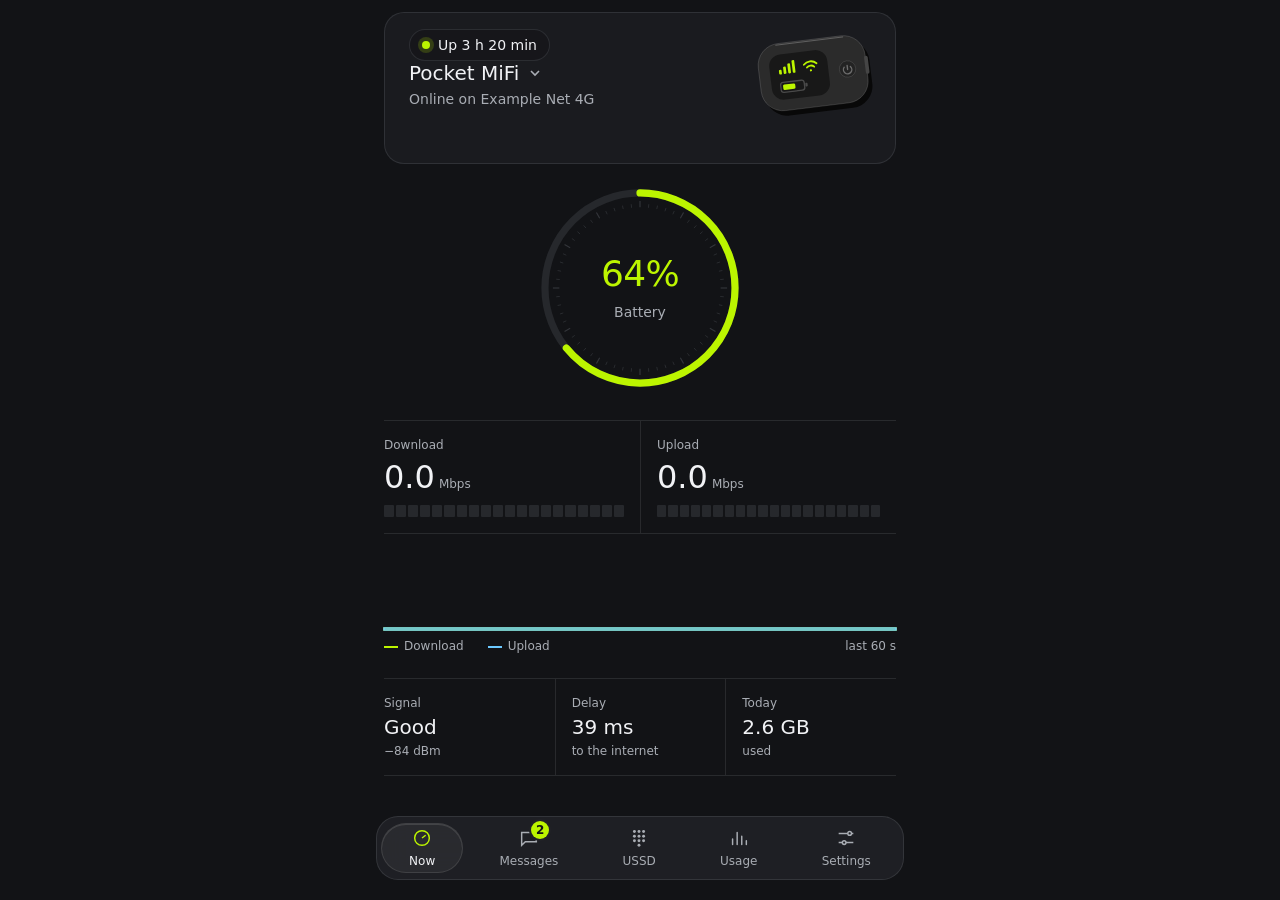
<file: app/src/main/assets/web/index.html>
<!doctype html>
<html lang="en">
<head>
<meta charset="utf-8">
<meta name="viewport" content="width=device-width, initial-scale=1, viewport-fit=cover, interactive-widget=resizes-content">
<meta name="theme-color" content="#121316">
<title>MiFi</title>
<!-- Panchang and Switzer come from Fontshare at run time (not shipped in this repo); the system font stands in offline. -->
<link rel="preconnect" href="https://api.fontshare.com">
<link href="https://api.fontshare.com/v2/css?f[]=panchang@300,500&f[]=switzer@400,500,600&display=swap" rel="stylesheet">
<link rel="stylesheet" href="app.css">
</head>
<body>
<div class="app out" data-app data-mood="ok">

  <div class="screen" data-screen="now"><div class="pad">
    <div class="upd" data-updbar role="status" hidden></div>
    <button class="hero" data-act="devices" aria-label="Switch device">
      <span class="hero-l">
        <span class="chip hero-pill"><span class="dot"></span><span class="num" data-p="since">Looking…</span></span>
        <span class="hero-name"><b><span data-p="name">MiFi</span><svg class="hero-sw" aria-hidden="true" viewBox="0 0 16 16"><path d="M4 6l4 4 4-4" fill="none" stroke="currentColor" stroke-width="1.6"/></svg></b><span data-p="link">Finding it on your Wi-Fi</span></span>
      </span>
      <span class="hero-art" data-p="art">
        <svg class="art-mifi" viewBox="0 0 136 100" aria-hidden="true">
          <g transform="rotate(-7 68 50)">
            <rect x="9" y="17" width="118" height="74" rx="24" fill="#080808"/>
            <rect x="5" y="11" width="118" height="74" rx="24" fill="#2B2B2B" stroke="rgba(241,241,241,.16)"/>
            <path d="M27 12.5h74" stroke="rgba(241,241,241,.28)" stroke-linecap="round"/>
            <rect x="121.5" y="36" width="4" height="20" rx="2" fill="#454545"/>
            <rect x="17" y="23" width="64" height="50" rx="13" fill="#181818"/>
            <g class="glyph" data-led>
              <rect x="27" y="40" width="3" height="5" rx="1"/><rect x="32" y="37" width="3" height="8" rx="1"/><rect x="37" y="34" width="3" height="11" rx="1"/><rect x="42" y="31" width="3" height="14" rx="1"/>
            </g>
            <g class="glyph-s" fill="none" stroke-width="2" stroke-linecap="round">
              <path d="M55 37.5a10 10 0 0 1 14 0"/><path d="M58 41a5.5 5.5 0 0 1 8 0"/><circle cx="62" cy="44.5" r="1.2" class="glyph-f"/>
            </g>
            <rect x="27" y="54" width="26" height="11" rx="3" fill="none" stroke="#4A4A4A" stroke-width="1.5"/>
            <rect x="54" y="57.5" width="2.5" height="4" rx="1" fill="#4A4A4A"/>
            <rect class="lit" data-p="battfill" x="29.5" y="56.5" width="3" height="6" rx="1.5"/>
            <circle cx="102" cy="48" r="9" fill="#232323" stroke="rgba(241,241,241,.12)"/>
            <path d="M102 44v4.5M98.6 45.6a4.6 4.6 0 1 0 6.8 0" fill="none" stroke="#6E6E6E" stroke-width="1.5" stroke-linecap="round"/>
          </g>
        </svg>
        <svg class="art-router" viewBox="0 0 88 124" aria-hidden="true">
          <rect x="16" y="112" width="56" height="9" rx="4.5" fill="#080808"/>
          <rect x="13" y="3" width="62" height="112" rx="16" fill="#2B2B2B" stroke="rgba(241,241,241,.16)"/>
          <path d="M58 4.5h3a13 13 0 0 1 13 13v79a13 13 0 0 1-13 13h-3z" fill="#242424"/>
          <path d="M29 4.5h22" stroke="rgba(241,241,241,.28)" stroke-linecap="round"/>
          <g stroke="#1A1A1A" stroke-width="3" stroke-linecap="round"><path d="M25 18h22M25 25h22M25 32h22M25 39h22"/></g>
          <rect x="22" y="70" width="30" height="28" rx="8" fill="#181818"/>
          <g class="glyph" data-led><rect x="28" y="85" width="2.5" height="4" rx="1"/><rect x="32" y="82.5" width="2.5" height="6.5" rx="1"/><rect x="36" y="80" width="2.5" height="9" rx="1"/></g>
          <circle class="lit" cx="45" cy="84.5" r="2.4"/>
        </svg>
      </span>
    </button>

    <div data-live>
      <div class="dial">
        <svg viewBox="0 0 300 300" aria-hidden="true">
          <circle cx="150" cy="150" r="132" fill="none" stroke="var(--track)" stroke-width="10"/>
          <circle data-ring cx="150" cy="150" r="132" fill="none" stroke="var(--state)" stroke-width="10" stroke-linecap="round"
            stroke-dasharray="829.4" stroke-dashoffset="829.4" transform="rotate(-90 150 150)" style="transition:stroke-dashoffset .6s"/>
          <g data-ticks></g>
        </svg>
        <div class="mid">
          <div class="bat num" data-p="pct">—</div>
          <div class="unit" data-p="battline"></div>
        </div>
      </div>
      <div class="pair">
        <div><span>Download</span><b class="num"><span data-p="down">0.0</span><small>Mbps</small></b><div class="segbar" data-seg="down" aria-hidden="true"></div></div>
        <div><span>Upload</span><b class="num"><span data-p="up">0.0</span><small>Mbps</small></b><div class="segbar" data-seg="up" aria-hidden="true"></div></div>
      </div>
      <svg class="wave" data-wave viewBox="0 0 312 72" preserveAspectRatio="none" role="img" aria-label="Download and upload over the last minute">
        <path data-wd fill="rgba(188,245,0,.14)" stroke="var(--ok)" stroke-width="1.5" vector-effect="non-scaling-stroke"/>
        <path data-wu fill="rgba(108,201,255,.14)" stroke="var(--up)" stroke-width="1.5" vector-effect="non-scaling-stroke"/>
      </svg>
      <div class="legend"><span><i style="background:var(--ok)"></i>Download</span><span><i style="background:var(--up)"></i>Upload</span><span class="sp"></span><span>last 60 s</span></div>
      <div class="stat3">
        <div><span>Signal</span><b data-p="sigword">—</b><span class="num" data-p="sig"></span></div>
        <div><span>Delay</span><b class="num" data-p="ping">—</b><span>to the internet</span></div>
        <div><span>Today</span><b class="num" data-p="today">—</b><span>used</span></div>
      </div>
    </div>
    <div data-nowstate hidden></div>
  </div></div>

  <div class="screen" data-screen="msgs" hidden><div class="pad" data-msgs></div></div>

  <div class="screen" data-screen="ussd" hidden><div class="pad" data-ussd></div></div>

  <div class="screen" data-screen="usage" hidden>
    <div class="pad">
      <h3 class="scr">Usage</h3>
      <div class="seg" role="group" aria-label="Period" data-uperiod>
        <button aria-pressed="false" data-u="day">Day</button><button aria-pressed="false" data-u="week">Week</button><button aria-pressed="true" data-u="month">Month</button><button aria-pressed="false" data-u="year">Year</button><button aria-pressed="false" data-u="all">All</button>
      </div>
      <div class="u-total">
        <b class="num" data-q="u-total">—</b>
        <span data-q="u-sub"></span>
      </div>
      <p class="u-read num" data-q="u-read" aria-live="polite"></p>
      <svg class="u-chart" data-q="u-chart" viewBox="0 0 342 96" preserveAspectRatio="none" role="img" aria-label="Data used"></svg>
      <div class="axis" data-q="u-axis"></div>

      <div class="sec">Where it went</div>
      <div class="u-split">
        <div><span class="t"><b>This phone</b><span>Counted exactly by Android</span></span><b class="num" data-q="u-phone">—</b><i class="u-bar"><i data-q="u-phonebar" style="width:0"></i></i></div>
        <div><span class="t"><b>Everything else</b><span data-q="u-restsub">The MiFi counts these together</span></span><b class="num" data-q="u-rest">—</b><i class="u-bar"><i data-q="u-restbar" style="width:0"></i></i></div>
      </div>

      <div class="sec">Yours</div>
      <div class="list" data-q="u-yours"></div>
      <div class="sec">Others</div>
      <div class="list" data-q="u-others"></div>
      <p class="mp-note" data-q="u-note"></p>
      <div class="mp-actions"><button class="btn ghost" data-act="export">Export the record</button></div>
    </div>
  </div>

  <div class="screen" data-screen="settings" hidden><div class="pad" data-pset></div></div>

  <nav class="tabbar" data-tabs aria-label="Screens">
    <button data-go="now" aria-current="page"><svg aria-hidden="true" viewBox="0 0 24 24" fill="none" stroke="currentColor" stroke-width="1.6"><circle cx="12" cy="12" r="8"/><path d="M12 12l4-3"/></svg>Now</button>
    <button data-go="msgs" aria-label="Messages"><span class="tb-ico"><svg aria-hidden="true" viewBox="0 0 24 24" fill="none" stroke="currentColor" stroke-width="1.6"><path d="M4 6h16v10H8l-4 4z"/></svg><span class="badge num" data-badge hidden></span></span>Messages</button>
    <button data-go="ussd" aria-label="USSD codes"><svg aria-hidden="true" viewBox="0 0 24 24" fill="currentColor" stroke="none"><circle cx="7" cy="5" r="1.6"/><circle cx="12" cy="5" r="1.6"/><circle cx="17" cy="5" r="1.6"/><circle cx="7" cy="10" r="1.6"/><circle cx="12" cy="10" r="1.6"/><circle cx="17" cy="10" r="1.6"/><circle cx="7" cy="15" r="1.6"/><circle cx="12" cy="15" r="1.6"/><circle cx="17" cy="15" r="1.6"/><circle cx="12" cy="20" r="1.6"/></svg>USSD</button>
    <button data-go="usage"><svg aria-hidden="true" viewBox="0 0 24 24" fill="none" stroke="currentColor" stroke-width="1.6" stroke-linecap="round"><path d="M5 19V13M10 19V6M15 19V10M20 19V15"/></svg>Usage</button>
    <button data-go="settings"><svg aria-hidden="true" viewBox="0 0 24 24" fill="none" stroke="currentColor" stroke-width="1.6"><path d="M4 7h10M18 7h2M4 17h4M12 17h8"/><circle cx="16" cy="7" r="2"/><circle cx="10" cy="17" r="2"/></svg>Settings</button>
  </nav>
  <div class="tabbar selbar" data-selbar role="toolbar" aria-label="Picked texts" hidden>
    <button data-act="selread" disabled><svg aria-hidden="true" viewBox="0 0 24 24" fill="none" stroke="currentColor" stroke-width="1.6"><path d="M4 6h16v10H8l-4 4z"/><path d="M8.5 11l2.5 2.5 4.5-5"/></svg>Read</button>
    <button data-act="selunread" disabled><svg aria-hidden="true" viewBox="0 0 24 24" fill="none" stroke="currentColor" stroke-width="1.6"><path d="M4 6h16v10H8l-4 4z"/><circle cx="12" cy="11" r="2" fill="currentColor" stroke="none"/></svg>Unread</button>
    <button data-act="seldel" disabled class="del"><svg aria-hidden="true" viewBox="0 0 24 24" fill="none" stroke="currentColor" stroke-width="1.6"><path d="M5 7h14M10 7V5h4v2M7 7l1 12h8l1-12"/></svg>Delete</button>
  </div>
  <div class="scrim" data-scrim></div>
  <div class="sheet" data-sheetbox role="dialog" aria-modal="true" inert><div class="grab"></div><div data-sheetbody></div></div>
  <div class="toast" data-toast role="status" aria-live="polite"></div>
</div>
<script>
  // Inside the app the phone injects MiFiNative. In a desktop browser, a stand-in with made-up data loads instead.
  if (!window.MiFiNative) document.write('<script src="dev.js"><\/script>');
</script>
<script src="app.js"></script>
</body>
</html>
</file>
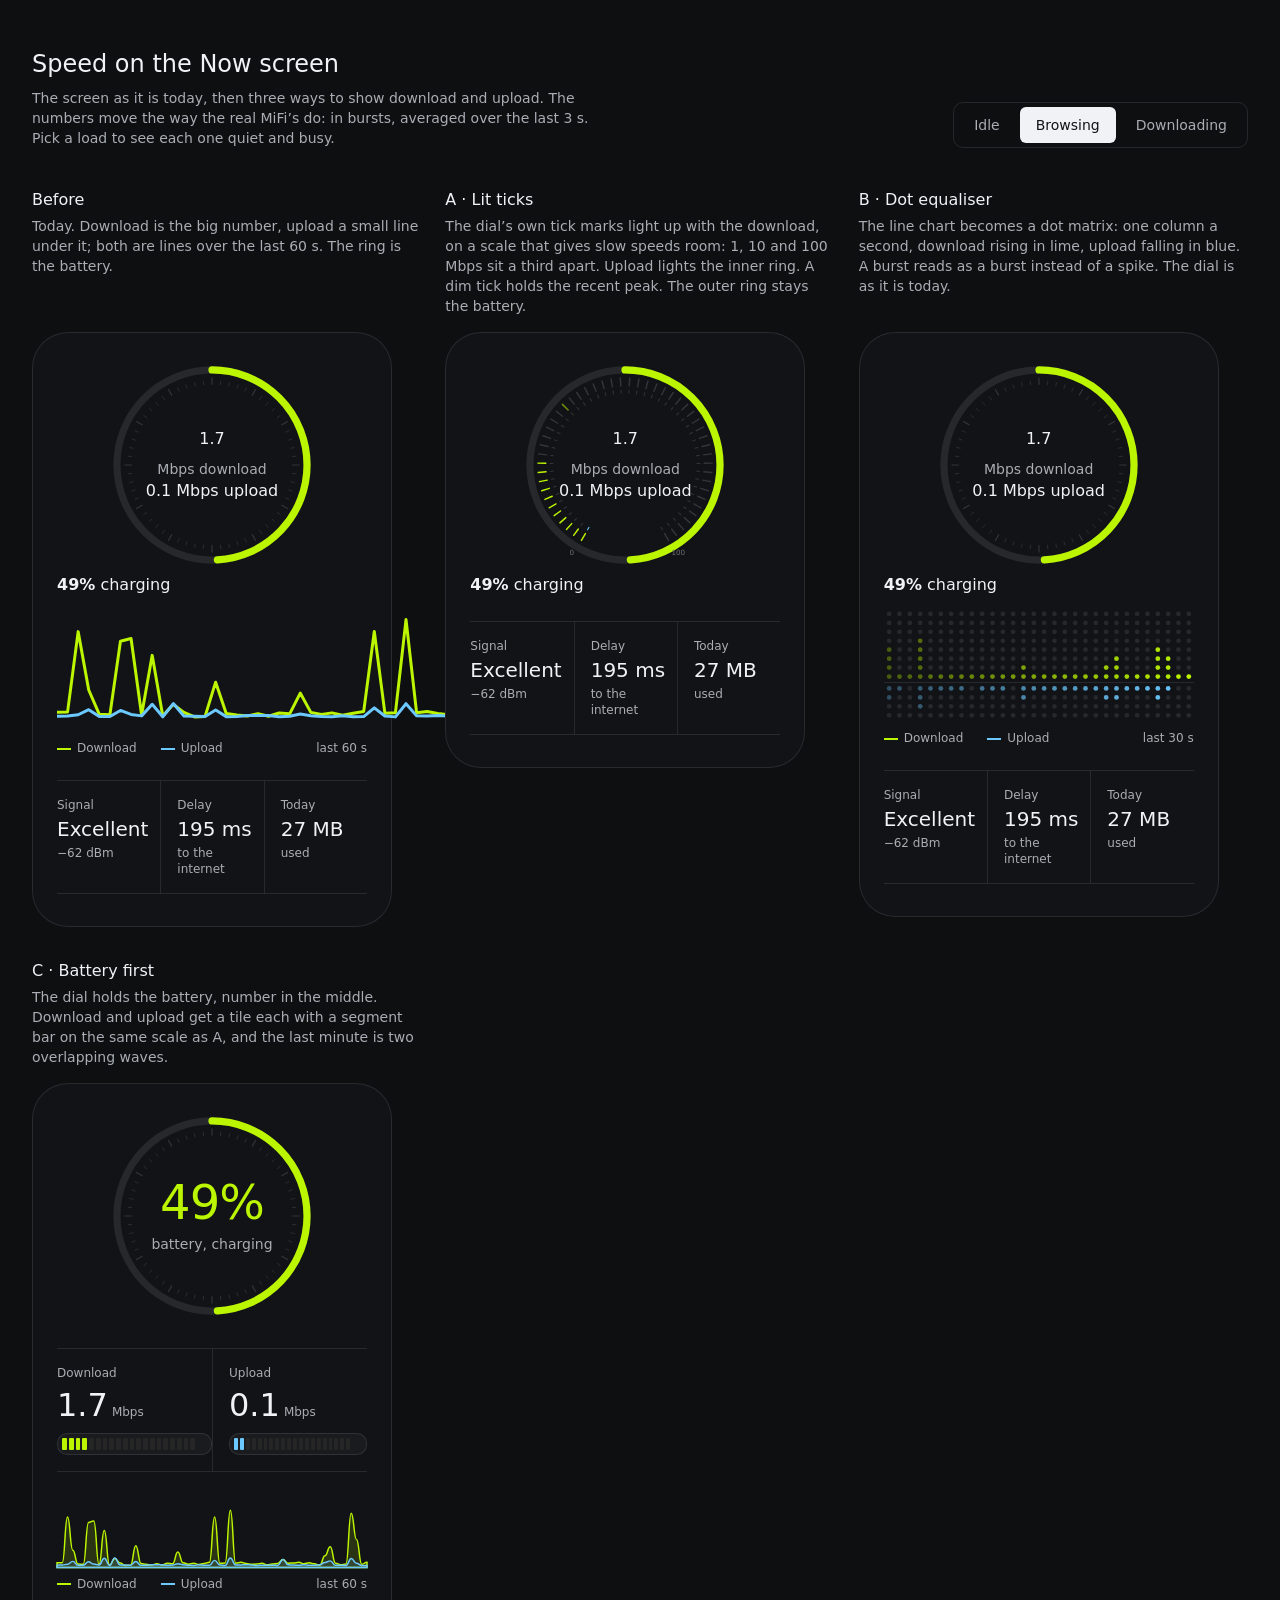
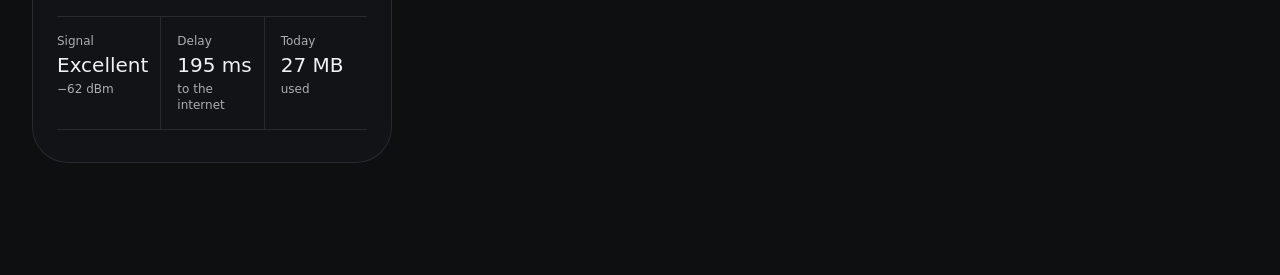
<file: docs/mocks/2026-11-17-speed.html>
<!doctype html>
<html lang="en">
<head>
<meta charset="utf-8">
<meta name="viewport" content="width=device-width, initial-scale=1">
<title>Speed directions</title>
<!-- The app's own stylesheet and fonts: Before is drawn with the real classes, the directions with its tokens. -->
<link rel="preconnect" href="https://api.fontshare.com">
<link href="https://api.fontshare.com/v2/css?f[]=panchang@300,500&f[]=switzer@400,500,600&display=swap" rel="stylesheet">
<link rel="stylesheet" href="../../app/src/main/assets/web/app.css">
<style>
html,body{height:auto;overflow:auto;background:#0E0F11}
body{padding:48px 32px 80px;-webkit-user-select:text;user-select:text}
.top{max-width:1584px;margin:0 auto 40px;display:flex;gap:32px;align-items:flex-end;justify-content:space-between;flex-wrap:wrap}
.top h1{font:500 var(--fs-title)/var(--lh-title) var(--display)}
.top p{color:var(--mute);max-width:64ch;margin-top:var(--s-2);font-size:var(--fs-sec);line-height:var(--lh-sec)}
.load{display:flex;gap:var(--s-1);padding:var(--s-1);border:1px solid var(--line);border-radius:10px}
.load button{padding:var(--s-2) var(--s-3);border-radius:var(--r-ctl);color:var(--mute);font-size:var(--fs-sec);line-height:var(--lh-sec)}
.load button[aria-pressed="true"]{background:var(--ink);color:var(--bg)}
.row{max-width:1584px;margin:0 auto;display:grid;grid-template-columns:repeat(auto-fill,minmax(360px,1fr));gap:0 var(--s-4)}
.col{display:grid;grid-template-rows:subgrid;grid-row:span 3;margin-bottom:var(--s-5)}
.col h2{font:500 var(--fs-body)/var(--lh-body) var(--text)}
.col .note{color:var(--mute);font-size:var(--fs-sec);line-height:var(--lh-sec);margin:var(--s-1) 0 var(--s-3);max-width:44ch}
.phone{background:var(--bg);border:1px solid var(--line);border-radius:36px;padding:var(--s-4) var(--s-4) var(--s-5);width:360px;max-width:100%;align-self:start}
.phone .stat3{margin-top:var(--s-4)}

/* A · lit ticks */
.ticks line{transition:stroke .25s ease,opacity .25s ease}
.scale{font:500 10px/1 var(--text);fill:var(--faint)}

/* B · dot equaliser */
.eq{display:block;width:100%;height:auto;margin-top:var(--s-2)}

/* C · battery first */
.pair{display:grid;grid-template-columns:1fr 1fr;border-top:1px solid var(--line);border-bottom:1px solid var(--line);margin-top:var(--s-4)}
.pair>div{padding:var(--s-3) 0}
.pair>div+div{border-left:1px solid var(--line);padding-left:var(--s-3)}
.pair span{display:block;font-size:var(--fs-cap);line-height:var(--lh-cap);color:var(--mute)}
.pair b{display:block;font:300 32px/40px var(--display);margin-top:var(--s-1)}
.pair small{font:400 var(--fs-cap)/var(--lh-cap) var(--text);color:var(--mute);margin-left:var(--s-1)}
.seg{display:flex;gap:2px;margin-top:var(--s-2);padding-right:var(--s-3)}
.seg i{flex:1;height:12px;border-radius:1px;background:#262626;transition:background-color .25s ease}
.wave{display:block;width:100%;height:auto;margin-top:var(--s-4)}
.dial .bat{font:300 var(--fs-hero)/1 var(--display);letter-spacing:-.02em;color:var(--ok)}
</style>
</head>
<body>
<header class="top">
  <div>
    <h1>Speed on the Now screen</h1>
    <p>The screen as it is today, then three ways to show download and upload. The numbers move the way the real MiFi’s do: in bursts, averaged over the last 3 s. Pick a load to see each one quiet and busy.</p>
  </div>
  <div class="load" role="group" aria-label="Simulated load">
    <button type="button" data-load="idle">Idle</button>
    <button type="button" data-load="browse" aria-pressed="true">Browsing</button>
    <button type="button" data-load="dl">Downloading</button>
  </div>
</header>

<main class="row">
  <section class="col">
    <h2>Before</h2>
    <p class="note">Today. Download is the big number, upload a small line under it; both are lines over the last 60 s. The ring is the battery.</p>
    <div class="phone" data-v="before"></div>
  </section>
  <section class="col">
    <h2>A · Lit ticks</h2>
    <p class="note">The dial’s own tick marks light up with the download, on a scale that gives slow speeds room: 1, 10 and 100 Mbps sit a third apart. Upload lights the inner ring. A dim tick holds the recent peak. The outer ring stays the battery.</p>
    <div class="phone" data-v="a"></div>
  </section>
  <section class="col">
    <h2>B · Dot equaliser</h2>
    <p class="note">The line chart becomes a dot matrix: one column a second, download rising in lime, upload falling in blue. A burst reads as a burst instead of a spike. The dial is as it is today.</p>
    <div class="phone" data-v="b"></div>
  </section>
  <section class="col">
    <h2>C · Battery first</h2>
    <p class="note">The dial holds the battery, number in the middle. Download and upload get a tile each with a segment bar on the same scale as A, and the last minute is two overlapping waves.</p>
    <div class="phone" data-v="c"></div>
  </section>
</main>

<script>
(() => {
  const NS = 'http://www.w3.org/2000/svg';
  const C = { ok: '#BCF500', up: '#6CC9FF', track: '#26282C', tick: '#33353A' };
  const BAT = 49;                                        // charging, as on the phone today
  const pos = v => Math.min(1, Math.log10(1 + v) / Math.log10(101)); // 0–100 Mbps, slow speeds given room
  const stats = `<div class="stat3"><div><span>Signal</span><b>Excellent</b><span class="num">−62 dBm</span></div>
    <div><span>Delay</span><b class="num">195 ms</b><span>to the internet</span></div>
    <div><span>Today</span><b class="num">27 MB</b><span>used</span></div></div>`;

  // ----- the dial: battery ring + tick marks, as in the app -----
  const arc = `<circle cx="150" cy="150" r="132" fill="none" stroke="${C.track}" stroke-width="10"/>
    <circle cx="150" cy="150" r="132" fill="none" stroke="${C.ok}" stroke-width="10" stroke-linecap="round"
      stroke-dasharray="829.4" stroke-dashoffset="${(829.4 * (1 - BAT / 100)).toFixed(1)}" transform="rotate(-90 150 150)"/>`;
  const line = (a, r1, r2, w, cls = '') => {
    const c = Math.cos(a), s = Math.sin(a);
    return `<line class="${cls}" x1="${(150 + r1 * c).toFixed(1)}" y1="${(150 + r1 * s).toFixed(1)}" x2="${(150 + r2 * c).toFixed(1)}" y2="${(150 + r2 * s).toFixed(1)}" stroke="${C.tick}" stroke-width="${w}" stroke-linecap="round"/>`;
  };
  const fullTicks = () => Array.from({ length: 60 }, (_, i) => line(i / 60 * Math.PI * 2 - Math.PI / 2, 112, i % 5 ? 117 : 121, i % 5 ? 1 : 1.6)).join('');
  // A sweeps 300°, leaving the bottom open for the scale ends.
  const N = 50, SW = Math.PI * 5 / 3, A0 = Math.PI / 2 + Math.PI / 6;
  const sweepTicks = (r1, r2, cls, w) => Array.from({ length: N }, (_, i) => line(A0 + i / (N - 1) * SW, r1, r2, w, cls)).join('');

  const v = Object.fromEntries([...document.querySelectorAll('[data-v]')].map(e => [e.dataset.v, e]));

  v.before.innerHTML = `<div class="dial" style="margin-top:0"><svg viewBox="0 0 300 300" aria-hidden="true">${arc}<g>${fullTicks()}</g></svg>
      <div class="mid"><div class="speed num" data-down>0.0</div><div class="unit">Mbps download</div>
      <div class="upline"><i></i><span class="num" data-up>0.0</span> Mbps upload</div></div></div>
    <p class="a-batt"><b class="num">${BAT}%</b> <span>charging</span></p>
    <canvas class="trace" data-trace width="624" height="128"></canvas>
    <div class="legend"><span><i style="background:var(--ok)"></i>Download</span><span><i style="background:var(--up)"></i>Upload</span><span class="sp"></span><span>last 60 s</span></div>${stats}`;

  const sx = a => (150 + 128 * Math.cos(a)).toFixed(1), sy = a => (150 + 128 * Math.sin(a)).toFixed(1);
  v.a.innerHTML = `<div class="dial" style="margin-top:0"><svg viewBox="0 0 300 300" aria-hidden="true">${arc}
      <g class="ticks" data-dn>${sweepTicks(110, 121, 'd', 2)}</g><g class="ticks" data-un>${sweepTicks(100, 104, 'u', 1.4)}</g>
      <text class="scale" x="${sx(A0) - 10}" y="${+sy(A0) + 14}" text-anchor="middle">0</text>
      <text class="scale" x="${+sx(A0 + SW) + 10}" y="${+sy(A0 + SW) + 14}" text-anchor="middle">100</text></svg>
      <div class="mid"><div class="speed num" data-down>0.0</div><div class="unit">Mbps download</div>
      <div class="upline"><i></i><span class="num" data-up>0.0</span> Mbps upload</div></div></div>
    <p class="a-batt"><b class="num">${BAT}%</b> <span>charging</span></p>${stats}`;

  // B: 30 columns, 8 dots up for download, 4 down for upload, over a faint dot grid.
  const COLS = 30, UP = 8, DN = 4, PX = 312 / COLS, PY = 9, MID = UP * PY + 6;
  let eq = '';
  for (let c = 0; c < COLS; c++) {
    const x = (c + .5) * PX;
    for (let k = 0; k < UP; k++) eq += `<circle data-c="${c}" data-k="d${k}" cx="${x.toFixed(1)}" cy="${MID - 6 - k * PY}" r="2.4" fill="${C.track}"/>`;
    for (let k = 0; k < DN; k++) eq += `<circle data-c="${c}" data-k="u${k}" cx="${x.toFixed(1)}" cy="${MID + 6 + k * PY}" r="2.4" fill="${C.track}"/>`;
  }
  v.b.innerHTML = `<div class="dial" style="margin-top:0"><svg viewBox="0 0 300 300" aria-hidden="true">${arc}<g>${fullTicks()}</g></svg>
      <div class="mid"><div class="speed num" data-down>0.0</div><div class="unit">Mbps download</div>
      <div class="upline"><i></i><span class="num" data-up>0.0</span> Mbps upload</div></div></div>
    <p class="a-batt"><b class="num">${BAT}%</b> <span>charging</span></p>
    <svg class="eq" viewBox="0 0 312 ${MID + DN * PY + 4}" aria-hidden="true"><line x1="0" x2="312" y1="${MID}" y2="${MID}" stroke="rgba(241,241,241,.10)"/>${eq}</svg>
    <div class="legend"><span><i style="background:var(--ok)"></i>Download</span><span><i style="background:var(--up)"></i>Upload</span><span class="sp"></span><span>last 30 s</span></div>${stats}`;

  const segs = n => Array.from({ length: n }, () => '<i></i>').join('');
  v.c.innerHTML = `<div class="dial" style="margin-top:0"><svg viewBox="0 0 300 300" aria-hidden="true">${arc}<g>${fullTicks()}</g></svg>
      <div class="mid"><div class="bat num">${BAT}%</div><div class="unit">battery, charging</div></div></div>
    <div class="pair"><div><span>Download</span><b class="num"><span data-down style="display:inline;font:inherit;color:inherit">0.0</span><small>Mbps</small></b><div class="seg" data-sd>${segs(20)}</div></div>
      <div><span>Upload</span><b class="num"><span data-up style="display:inline;font:inherit;color:inherit">0.0</span><small>Mbps</small></b><div class="seg" data-su>${segs(20)}</div></div></div>
    <svg class="wave" viewBox="0 0 312 72" preserveAspectRatio="none" aria-hidden="true"><path data-wd fill="rgba(188,245,0,.14)" stroke="${C.ok}" stroke-width="1.5"/><path data-wu fill="rgba(108,201,255,.14)" stroke="${C.up}" stroke-width="1.5"/></svg>
    <div class="legend"><span><i style="background:var(--ok)"></i>Download</span><span><i style="background:var(--up)"></i>Upload</span><span class="sp"></span><span>last 60 s</span></div>${stats}`;

  // ----- simulated readings: the MiFi adds to its counters in bursts -----
  let load = 'browse', peak = 0, peakAt = 0;
  const hist = Array.from({ length: 60 }, () => [0, 0]);
  const sample = () => {
    const r = Math.random();
    if (load === 'idle') return r < .15 ? [Math.random() * .4, Math.random() * .1] : [0, Math.random() * .02];
    if (load === 'browse') return r < .3 ? [1 + Math.random() * 9, .2 + Math.random() * 1.2] : [Math.random() * .6, Math.random() * .15];
    return r < .45 ? [18 + Math.random() * 9, 1 + Math.random() * 1.5] : [2 + Math.random() * 8, .3 + Math.random() * .8];
  };
  const avg = k => hist.slice(-3).reduce((a, x) => a + x[k], 0) / 3;

  function drawTrace(cv) {
    const cx = cv.getContext('2d'), W = cv.width, H = cv.height, top = Math.max(5, ...hist.flat()) * 1.15;
    cx.clearRect(0, 0, W, H);
    [[0, C.ok], [1, C.up]].forEach(([k, c]) => {
      cx.beginPath();
      hist.forEach((h, i) => { const x = i / (hist.length - 1) * W, y = H - 8 - h[k] / top * (H - 16); i ? cx.lineTo(x, y) : cx.moveTo(x, y); });
      cx.strokeStyle = c; cx.lineWidth = 3; cx.lineJoin = 'round'; cx.stroke();
    });
  }
  const area = (k, H, top) => {
    const pts = hist.map((h, i) => [i / (hist.length - 1) * 312, H - 2 - h[k] / top * (H - 8)]);
    let d = `M0 ${H} L${pts[0][0]} ${pts[0][1].toFixed(1)}`;
    for (let i = 1; i < pts.length; i++) { const [x0, y0] = pts[i - 1], [x1, y1] = pts[i], mx = (x0 + x1) / 2; d += ` C${mx} ${y0.toFixed(1)} ${mx} ${y1.toFixed(1)} ${x1.toFixed(1)} ${y1.toFixed(1)}`; }
    return d + ` L312 ${H} Z`;
  };

  function paint() {
    const d = avg(0), u = avg(1);
    document.querySelectorAll('[data-down]').forEach(e => e.textContent = d.toFixed(1));
    document.querySelectorAll('[data-up]').forEach(e => e.textContent = u.toFixed(1));
    drawTrace(v.before.querySelector('[data-trace]'));

    // A: lit ticks + a peak tick that holds for 3 s, then falls.
    const dn = Math.round(pos(d) * N), un = Math.round(pos(u) * N);
    if (dn >= peak || Date.now() - peakAt > 3000) { peak = dn; peakAt = Date.now(); }
    v.a.querySelectorAll('.d').forEach((t, i) => { t.setAttribute('stroke', i < dn ? C.ok : C.tick); t.style.opacity = i < dn ? 1 : i === peak - 1 && peak > dn ? .55 : 1; if (i === peak - 1 && peak > dn) t.setAttribute('stroke', C.ok); });
    v.a.querySelectorAll('.u').forEach((t, i) => t.setAttribute('stroke', i < un ? C.up : C.tick));

    // B: newest column on the right; older ones fade.
    const cols = hist.slice(-COLS);
    v.b.querySelectorAll('circle[data-c]').forEach(c => {
      const ci = +c.dataset.c, h = cols[ci], k = c.dataset.k, up = k[0] === 'd', n = +k.slice(1);
      const lit = up ? n < Math.ceil(pos(h[0]) * UP - .05) : n < Math.ceil(pos(h[1]) * 3 * DN - .05);
      c.setAttribute('fill', lit ? (up ? C.ok : C.up) : C.track);
      c.setAttribute('opacity', lit ? (.3 + .7 * (ci + 1) / COLS).toFixed(2) : 1);
    });

    // C: segment bars and the two waves.
    [['[data-sd] i', pos(d), C.ok], ['[data-su] i', Math.min(1, pos(u) * 3), C.up]].forEach(([sel, p, col]) => {
      const n = Math.round(p * 20);
      v.c.querySelectorAll(sel).forEach((s, i) => s.style.backgroundColor = i < n ? col : '');
    });
    const top = Math.max(5, ...hist.flat()) * 1.15;
    v.c.querySelector('[data-wd]').setAttribute('d', area(0, 72, top));
    v.c.querySelector('[data-wu]').setAttribute('d', area(1, 72, top));
  }

  for (let i = 0; i < 60; i++) { hist.push(sample()); hist.shift(); }
  setInterval(() => { hist.push(sample()); hist.shift(); paint(); }, 1000);
  paint();

  document.querySelectorAll('[data-load]').forEach(b => b.addEventListener('click', () => {
    load = b.dataset.load;
    document.querySelectorAll('[data-load]').forEach(x => x.setAttribute('aria-pressed', x === b));
  }));
})();
</script>
</body>
</html>
</file>
<file: app/src/main/assets/web/app.css>
/*
  MiFi app screens. Tokens are the approved FIMP's (docs: 2026-11-16 pick phone).
  No gradients: flat fills, hairlines and state colour only.
    --ok    lime  = healthy        --warn amber = needs attention
    --bad   coral = down / <15%    --up   sky   = upload trace only
  --sb and --ime come from the phone (gesture bar and keyboard heights, in px).
*/
:root{
  --bg:#121316; --raise:#1A1B1F; --sheet:#212227; --line:rgba(235,240,250,.10);
  --ink:#F1F2F5; --mute:#A9ADB4; --faint:#6C7078;
  --track:#26282C; --off:#33353A; --off-2:#3D3F45; --field:#16171A; --ink-2:#DADCE1;
  --ok:#BCF500; --warn:#F5B83D; --bad:#FF6B5B; --up:#6CC9FF;
  --state:var(--ok);
  --display:"Panchang", "Switzer", system-ui, sans-serif;
  --text:"Switzer", system-ui, -apple-system, "Segoe UI", Roboto, sans-serif;
  --r-card:20px; --r-ctl:6px;
  --s-1:4px; --s-2:8px; --s-3:16px; --s-4:24px; --s-5:32px; --s-6:40px; --s-7:48px; --s-8:64px;
  --fs-cap:12px; --lh-cap:16px;
  --fs-sec:14px; --lh-sec:20px;
  --fs-body:16px; --lh-body:24px;
  --fs-head:20px; --lh-head:24px;
  --fs-title:24px; --lh-title:32px;
  --fs-num:32px; --lh-num:40px; --fs-bat:36px;
  --fs-hero:48px;
  --sb:env(safe-area-inset-bottom,0px); --st:env(safe-area-inset-top,0px); --ime:0px;
  color-scheme:dark;
}
*{box-sizing:border-box;margin:0;padding:0}
html,body{height:100%;background:var(--bg);color:var(--ink);font:400 var(--fs-body)/var(--lh-body) var(--text);-webkit-font-smoothing:antialiased;overflow:hidden;-webkit-text-size-adjust:100%}
body{-webkit-user-select:none;user-select:none}
input,textarea,.bubble,.ussd-out{-webkit-user-select:text;user-select:text}
button{font:inherit;color:inherit;background:none;border:0;cursor:pointer;touch-action:manipulation;-webkit-tap-highlight-color:transparent}
button:disabled{cursor:default;opacity:.45}
h1,h2,h3{text-wrap:balance}
:focus-visible{outline:2px solid var(--ok);outline-offset:2px;border-radius:6px}
.li:active,.dev:active{background:rgba(235,240,250,.04)}
.btn:active,.seg button:active{opacity:.8}
.sheet:focus{outline:none}
@media (hover:hover){.li:hover{background:rgba(235,240,250,.03)}}

/* ---------- frame ---------- */
.app{position:fixed;inset:0;overflow:hidden;isolation:isolate}
.screen{position:absolute;inset:var(--st) 0 0;overflow-y:auto;overscroll-behavior:contain;scrollbar-width:none}
.screen::-webkit-scrollbar{display:none}
/* Rows fade out just above the floating tab bar, so none runs under it or shows in the strip below it. */
.app:not(.kb):not(.out) .screen{--bar-top:calc(84px + var(--sb));
  -webkit-mask-image:linear-gradient(#000 calc(100% - var(--bar-top) - 24px),transparent calc(100% - var(--bar-top) + 8px));
  mask-image:linear-gradient(#000 calc(100% - var(--bar-top) - 24px),transparent calc(100% - var(--bar-top) + 8px))}
.screen[hidden]{display:none}
.pad{padding:var(--s-2) var(--s-4) calc(112px + var(--sb));max-width:560px;margin:0 auto}
.tabbar{position:absolute;left:16px;right:16px;bottom:calc(20px + var(--sb));height:64px;border-radius:22px;background:rgba(33,34,39,.86);
  backdrop-filter:blur(16px);-webkit-backdrop-filter:blur(16px);border:1px solid var(--line);display:flex;z-index:5;max-width:528px;margin:0 auto}
/* The lens (master components 10, Lens nav): one glass pill for the whole bar. It glides under the tab you pick and
   stretches to it with a little overshoot, brighter while it travels, then parks quieter on the current screen.
   The script sets --lens-x and --lens-w from the tab's box. */
.tabbar{--lens-pad:4px;--lens-ease:cubic-bezier(.34,1.3,.64,1);isolation:isolate}
.tb-lens{position:absolute;top:6px;bottom:6px;left:0;z-index:-1;width:calc(var(--lens-w,0px) - var(--lens-pad) * 2);border-radius:999px;
  border:1px solid rgba(255,255,255,.2);background:rgba(255,255,255,.1);box-shadow:inset 0 1px 0 rgba(255,255,255,.12);
  translate:calc(var(--lens-x,0px) + var(--lens-pad)) 0;opacity:0;pointer-events:none;
  transition:translate .5s var(--lens-ease),width .5s var(--lens-ease),opacity .25s ease,background-color .3s ease,border-color .3s ease}
.tabbar[data-lens] .tb-lens{opacity:1}
.tabbar[data-lens="park"] .tb-lens{border-color:rgba(255,255,255,.1);background-color:rgba(255,255,255,.05)}
.tabbar[data-lens-jump] .tb-lens{transition:opacity .25s ease,background-color .3s ease,border-color .3s ease}
@media (prefers-reduced-motion:reduce){.tb-lens{transition:opacity .15s ease}}
/* Each tab is as wide as its label plus 12px a side, and shares what is left: the lens never touches a long label. */
.tabbar button{flex:1 1 auto;min-width:0;padding-inline:min(12px,2.5vw);display:flex;flex-direction:column;align-items:center;justify-content:center;gap:var(--s-1);font-size:var(--fs-cap);line-height:var(--lh-cap);color:var(--mute)}
.tabbar button[aria-current="page"]{color:var(--ink)}
.tabbar svg{width:22px;height:22px}
.tabbar button[aria-current="page"] svg{color:var(--state)}
.kb .tabbar,.out .tabbar{display:none}
.out .pad{padding-bottom:calc(var(--s-6) + var(--sb))}

/* ---------- shared ---------- */
.row{display:flex;align-items:center;gap:12px}
.sp{flex:1}
.mute{color:var(--mute)}
.small{font-size:13px}
.num{font-variant-numeric:tabular-nums}
.dot{width:8px;height:8px;border-radius:50%;flex:none;background:var(--state);box-shadow:0 0 0 4px color-mix(in srgb,var(--state) 18%,transparent)}
.chip{display:inline-flex;align-items:center;gap:var(--s-2);height:32px;padding:0 12px;border-radius:16px;border:1px solid var(--line);font-size:var(--fs-sec)}
.btn{height:48px;padding:0 var(--s-4);border-radius:var(--r-ctl);background:var(--ink);color:var(--bg);font-weight:600;font-size:var(--fs-body)}
.btn.ghost{background:transparent;color:var(--ink);border:1px solid var(--line)}
.btn.danger{background:transparent;color:var(--bad);border:1px solid color-mix(in srgb,var(--bad) 40%,transparent)}
.btn.wide{width:100%}
.btn.busy{opacity:.6;pointer-events:none}
.list{border-top:1px solid var(--line)}
.li{display:flex;align-items:center;gap:var(--s-3);min-height:var(--s-8);border-bottom:1px solid var(--line);padding:var(--s-2) 0;width:100%;text-align:left}
.li .t{flex:1;min-width:0}
.li .t b{display:block;font-weight:500}
.li .t span{display:block;font-size:var(--fs-sec);line-height:var(--lh-sec);color:var(--mute)}
.li .v{color:var(--mute);font-size:var(--fs-sec);text-align:right}
.chev{width:16px;height:16px;flex:none;color:var(--faint)}
.sw{width:44px;height:26px;border-radius:13px;background:var(--off);position:relative;flex:none;transition:background .2s}
.sw::after{content:"";position:absolute;top:3px;left:3px;width:20px;height:20px;border-radius:50%;background:#fff;transition:transform .2s}
.sw[aria-checked="true"]{background:var(--ok)}
.sw[aria-checked="true"]::after{transform:translateX(18px);background:var(--bg)}
.sec{font-size:var(--fs-sec);line-height:var(--lh-sec);font-weight:600;color:var(--ink-2);margin:var(--s-6) 0 var(--s-2)}
.sec.first{margin-top:0}
.back{display:flex;align-items:center;gap:var(--s-2);height:var(--s-6);font-size:var(--fs-sec);color:var(--mute);margin-bottom:var(--s-2)}
h3.scr{font:300 var(--fs-title)/var(--lh-title) var(--display);margin:var(--s-2) 0 var(--s-4)}
.empty{padding:var(--s-5) 0;color:var(--mute);font-size:var(--fs-sec);line-height:var(--lh-sec)}

/* ---------- sheet, scrim, toast ---------- */
.sheet{position:absolute;left:0;right:0;bottom:var(--ime);z-index:8;background:var(--sheet);border-radius:28px 28px 0 0;
  padding:var(--s-2) var(--s-4) calc(var(--s-6) + var(--sb));max-height:calc(100% - 48px - var(--st));overflow-y:auto;overscroll-behavior:contain;
  transform:translateY(105%);transition:transform .32s cubic-bezier(.2,.8,.2,1),bottom .2s;border-top:1px solid var(--line);max-width:600px;margin:0 auto}
.sheet.open{transform:none}
.sheet .grab{width:40px;height:4px;border-radius:2px;background:var(--off-2);margin:0 auto var(--s-4)}
.scrim{position:absolute;inset:0;background:rgba(0,0,0,.45);z-index:7;opacity:0;pointer-events:none;transition:opacity .25s}
.scrim.open{opacity:1;pointer-events:auto}
.toast{position:absolute;left:24px;right:24px;bottom:calc(100px + var(--sb) + var(--ime));z-index:9;background:var(--ink);color:var(--bg);border-radius:var(--s-3);padding:var(--s-3);font-size:var(--fs-sec);font-weight:500;
  opacity:0;translate:0 12px;transition:.25s;pointer-events:none;max-width:528px;margin:0 auto}
.toast.show{opacity:1;translate:0 0}
/* Labels never wrap: two that can't share a row stack, each full width. */
.sheet-actions{display:flex;flex-wrap:wrap;gap:var(--s-3);margin-top:var(--s-4)}
.sheet-actions .btn{flex:1 1 0;min-width:max-content}
.sheet-actions .one{flex-basis:100%}
.btn{white-space:nowrap}

/* ---------- Now: the device card ---------- */
.hero{display:grid;grid-template-columns:minmax(0,1fr) 124px;gap:var(--s-2);width:100%;height:152px;margin-top:var(--s-1);padding:var(--s-3) var(--s-3) var(--s-3) var(--s-4);text-align:left;
  border-radius:var(--r-card);border:1px solid var(--line);background:var(--raise);transition:background .3s}
[data-mood="warn"] .hero{background:color-mix(in srgb,var(--warn) 12%,var(--bg));border-color:color-mix(in srgb,var(--warn) 22%,transparent)}
[data-mood="bad"] .hero{background:color-mix(in srgb,var(--bad) 12%,var(--bg));border-color:color-mix(in srgb,var(--bad) 22%,transparent)}
[data-mood="idle"] .hero{background:var(--raise);border-color:var(--line)}
.hero:active{scale:.99}
.hero-l{display:flex;flex-direction:column;justify-content:space-between;align-items:flex-start;min-width:0}
.hero-pill{background:rgba(18,19,22,.5)}
.hero-name{display:block;min-width:0;max-width:100%}
.hero-name b{display:flex;align-items:center;gap:var(--s-2);font:500 var(--fs-head)/var(--lh-head) var(--display);white-space:nowrap}
.hero-name b>span{overflow:hidden;text-overflow:ellipsis}
.hero-name>span{display:block;font-size:var(--fs-sec);line-height:var(--lh-sec);color:var(--mute);margin-top:var(--s-1)}
.hero-sw{width:16px;height:16px;flex:none;color:var(--mute)}
.hero-art{display:grid;place-items:center}
.hero-art svg{display:block}
.art-mifi{width:124px}
.art-router{width:74px;display:none!important}
.hero-art.router .art-mifi{display:none!important}
.hero-art.router .art-router{display:block!important}
.glyph rect{fill:#4A4C53;transition:fill .3s}
.glyph.on rect,.lit{fill:var(--state);transition:fill .3s}
.glyph-s{stroke:var(--state)}
.glyph-s .glyph-f{fill:var(--state);stroke:none}

/* ---------- Now: dial, battery, trace, stats ---------- */
.dial{position:relative;width:216px;height:216px;margin:var(--s-3) auto 0}
.dial svg{width:100%;height:100%;overflow:visible}
.dial .mid{position:absolute;inset:0;display:flex;flex-direction:column;align-items:center;justify-content:center;text-align:center}
/* Battery first (speed mock C, 2026-11-17): the dial is the battery (signal on the router), speed gets two tiles and two waves. */
.dial .bat{font:300 var(--fs-bat)/var(--lh-num) var(--display);letter-spacing:-.02em;color:var(--state)}
.dial .unit{color:var(--mute);margin-top:var(--s-2);font-size:var(--fs-sec);line-height:var(--lh-sec);max-width:160px;text-wrap:balance}
.pair{display:grid;grid-template-columns:1fr 1fr;border-top:1px solid var(--line);border-bottom:1px solid var(--line);margin-top:var(--s-4)}
.pair>div{padding:var(--s-3) 0;min-width:0}
.pair>div+div{border-left:1px solid var(--line);padding-left:var(--s-3)}
.pair>div>span{display:block;font-size:var(--fs-cap);line-height:var(--lh-cap);color:var(--mute)}
.pair b{display:flex;align-items:baseline;gap:var(--s-1);font:300 var(--fs-num)/var(--lh-num) var(--display);margin-top:var(--s-1);white-space:nowrap}
.pair small{font:400 var(--fs-cap)/var(--lh-cap) var(--text);color:var(--mute)}
.segbar{display:flex;gap:2px;margin-top:var(--s-2);padding-right:var(--s-3)}
.segbar i{flex:1;height:12px;border-radius:1px;background:var(--track);transition:background-color .25s ease}
.segbar[data-seg="down"] i.on{background:var(--ok)}
.segbar[data-seg="up"] i.on{background:var(--up)}
.wave{display:block;width:100%;height:72px;margin-top:var(--s-4);overflow:visible}
.legend{display:flex;gap:var(--s-4);font-size:var(--fs-cap);line-height:var(--lh-cap);color:var(--mute);margin-top:var(--s-2)}
.legend i{display:inline-block;width:14px;height:2px;vertical-align:middle;margin-right:6px}
.stat3{display:grid;grid-template-columns:repeat(3,1fr);border-top:1px solid var(--line);border-bottom:1px solid var(--line);margin-top:var(--s-4)}
.stat3>*{padding:var(--s-3) 0;text-align:left;min-width:0}
.stat3>*+*{border-left:1px solid var(--line);padding-left:var(--s-3)}
.stat3 span{display:block;font-size:var(--fs-cap);line-height:var(--lh-cap);color:var(--mute)}
.stat3 b{display:block;font:500 var(--fs-head)/var(--lh-head) var(--text);margin:var(--s-1) 0;white-space:nowrap}

/* Not reachable, or signed out: the card stays, the dial gives way to one clear next step. */
.state-box{margin-top:var(--s-5)}
.state-box h3{font:300 var(--fs-title)/var(--lh-title) var(--display);margin-bottom:var(--s-2)}
.state-box p{color:var(--mute);font-size:var(--fs-sec);line-height:var(--lh-sec)}
.state-box .btn{margin-top:var(--s-4)}
.err{color:var(--bad);font-size:var(--fs-sec);line-height:var(--lh-sec);min-height:var(--lh-sec);margin-top:var(--s-2)}
.pw{position:relative}
.pw input{width:100%;padding-right:72px}
.pw button{position:absolute;right:4px;top:4px;height:40px;padding:0 12px;font-size:var(--fs-sec);color:var(--mute)}

/* ---------- device switcher ---------- */
.dev{display:flex;align-items:center;gap:var(--s-3);width:100%;min-height:72px;border-bottom:1px solid var(--line);text-align:left}
.dev b{display:block;font-weight:500}
.dev span{display:block;font-size:var(--fs-sec);color:var(--mute)}
.dev .tick{margin-left:auto;color:var(--ok);font-size:18px}

/* ---------- Usage ---------- */
.u-total{margin-top:var(--s-4)}
.u-total b{display:block;font:300 var(--fs-hero)/1 var(--display);letter-spacing:-.02em}
.u-total span{display:block;min-height:calc(2 * var(--lh-sec));margin-top:var(--s-2);font-size:var(--fs-sec);line-height:var(--lh-sec);color:var(--mute)}
.u-read{margin-top:var(--s-4);font-size:var(--fs-sec);line-height:var(--lh-sec);color:var(--ink);min-height:var(--lh-sec)}
.u-chart{display:block;width:100%;height:96px;margin-top:var(--s-2);overflow:visible;touch-action:pan-y}
.u-chart .col{fill:var(--ok)}
.u-chart .col.off{fill:var(--off)}
.u-chart .col.dim{opacity:.45}
.u-chart .hit{fill:transparent;cursor:pointer}
.u-chart .base{stroke:var(--line)}
.axis{display:flex;justify-content:space-between;font-size:var(--fs-cap);line-height:var(--lh-cap);color:var(--mute);margin-top:var(--s-2)}
.u-split{display:grid;gap:var(--s-3);border-top:1px solid var(--line);padding-top:var(--s-3)}
.u-split>div{display:grid;grid-template-columns:minmax(0,1fr) auto;row-gap:var(--s-2);align-items:end}
.u-split .t b{display:block;font-weight:500}
.u-split .t span{display:block;font-size:var(--fs-sec);line-height:var(--lh-sec);color:var(--mute)}
.u-split>div>b{font-weight:500}
.u-bar{grid-column:1/-1;display:block;height:4px;border-radius:2px;background:var(--track);overflow:hidden}
.u-bar i{display:block;height:100%;border-radius:2px;background:var(--ok);transition:width .3s}
.on-dot{width:8px;height:8px;border-radius:50%;flex:none;background:var(--ok);box-shadow:0 0 0 4px color-mix(in srgb,var(--ok) 18%,transparent)}
.on-dot.off{background:var(--off-2);box-shadow:none}
.on-dot.none{visibility:hidden}
.u-dev .v{color:var(--ink)}
.rec-days{display:grid;grid-template-columns:repeat(7,1fr);gap:var(--s-2);align-items:end;height:64px;margin:var(--s-2) 0 var(--s-1)}
.rec-days i{display:block;width:min(24px,100%);justify-self:center;border-radius:4px 4px 0 0;background:var(--ok);min-height:2px}
.rec-days i.z{background:var(--off)}
.rec-lbl{display:grid;grid-template-columns:repeat(7,1fr);gap:var(--s-2);text-align:center;font-size:var(--fs-cap);line-height:var(--lh-cap);color:var(--mute)}

/* ---------- Messages ---------- */
.tb-ico{position:relative;display:grid;place-items:center}
.badge{position:absolute;top:-6px;left:13px;min-width:18px;height:18px;padding:0 5px;border-radius:9px;background:var(--ok);color:var(--bg);font:600 var(--fs-cap)/18px var(--text);text-align:center;box-shadow:0 0 0 2px #212227}
.badge[hidden]{display:none}
.msg .t span{white-space:nowrap;overflow:hidden;text-overflow:ellipsis}
.msg.unread .t b{font-weight:600}
.msg-head{display:flex;align-items:baseline;gap:var(--s-1)}
.msg-head h3{flex:1;min-width:0}
.hd-act{height:var(--s-6);padding:0 var(--s-2);border-radius:var(--r-ctl);font-size:var(--fs-sec);color:var(--mute)}
.hd-act:active{color:var(--ink)}
/* The pick box: a hairline square that fills with ink when picked. */
.ck{width:20px;height:20px;flex:none;border-radius:4px;border:1px solid rgba(235,240,250,.28);display:grid;place-items:center;transition:background-color .15s,border-color .15s}
.ck svg{width:14px;height:14px;fill:none;stroke:var(--bg);stroke-width:2;stroke-linecap:round;stroke-linejoin:round;opacity:0;transition:opacity .15s}
.msg[aria-checked="true"]{background:rgba(235,240,250,.04)}
.msg[aria-checked="true"] .ck{background:var(--ink);border-color:var(--ink)}
.msg[aria-checked="true"] .ck svg{opacity:1}
.sr{position:absolute;width:1px;height:1px;overflow:hidden;clip-path:inset(50%);white-space:nowrap}
.selbar[hidden],.selecting .tabbar:not(.selbar){display:none}
.selbar button{color:var(--ink)}
.selbar button.del{color:var(--bad)}
.msg-meta{font-size:var(--fs-sec);line-height:var(--lh-sec);color:var(--mute);margin-top:calc(-1 * var(--s-3))}
.bubble{margin-top:var(--s-4);padding:var(--s-3);border-radius:var(--s-3) var(--s-3) var(--s-3) var(--s-1);background:var(--raise);border:1px solid var(--line);color:var(--ink-2);white-space:pre-wrap;overflow-wrap:anywhere}
.bubble.out{border-radius:var(--s-3) var(--s-3) var(--s-1) var(--s-3)}

/* ---------- Settings and device pages ---------- */
.mp-note{font-size:var(--fs-sec);line-height:var(--lh-sec);color:var(--mute);margin-top:var(--s-3)}
.signed{display:flex;align-items:center;gap:var(--s-2);font-size:var(--fs-sec);color:var(--mute);margin:calc(-1 * var(--s-2)) 0 0}
.okword{display:inline-flex;align-items:center;gap:8px;color:var(--ink)}
.seg{display:flex;gap:var(--s-1);padding:var(--s-1);border-radius:10px;background:var(--raise);border:1px solid var(--line)}
.seg button{flex:1;height:var(--s-6);border-radius:var(--r-ctl);font-size:var(--fs-sec);color:var(--mute);transition:background .2s,color .2s}
.seg button[aria-pressed="true"]{background:var(--ink);color:var(--bg);font-weight:600}
/* A lensed picker: one ink pill glides under the pick and stretches to it, like the tab bar's lens. */
.seg.lensed{position:relative;isolation:isolate}
.seg.lensed button{position:relative;transition:color .25s ease}
.seg.lensed button[aria-pressed="true"]{background:transparent}
.seg-lens{position:absolute;top:var(--s-1);left:0;height:var(--s-6);width:var(--lens-w,0px);translate:var(--lens-x,0px) 0;z-index:-1;border-radius:var(--r-ctl);
  background:var(--ink);opacity:0;pointer-events:none;transition:translate .45s cubic-bezier(.34,1.3,.64,1),width .45s cubic-bezier(.34,1.3,.64,1)}
.seg[data-lens] .seg-lens{opacity:1}
.seg[data-lens-jump] .seg-lens{transition:none}
.step{display:flex;align-items:center;gap:var(--s-2)}
.step button{width:var(--s-6);height:var(--s-6);border-radius:var(--r-ctl);border:1px solid var(--line);font-size:18px}
.step b{min-width:24px;text-align:center;font-weight:500}
.btn.sm{height:var(--s-5);padding:0 12px;font-size:var(--fs-sec);margin-left:var(--s-2)}
/* A new app version: one quiet bar at the top of Now. */
.upd{display:flex;align-items:center;gap:var(--s-2);margin-bottom:var(--s-3);padding:var(--s-3);border:1px solid var(--line);border-radius:var(--s-3);background:var(--raise)}
.upd[hidden]{display:none}
.upd .t{flex:1;min-width:0}
.upd .t b{display:block;font-weight:500}
.upd .t span{display:block;font-size:var(--fs-sec);line-height:var(--lh-sec);color:var(--mute)}
.upd .btn.sm{margin-left:0;flex:none}
.mp-actions{display:grid;gap:var(--s-3);margin-top:var(--s-5)}
.raw{display:block;width:100%;margin-top:var(--s-5);height:var(--s-7);font-size:var(--fs-sec);color:var(--mute);text-decoration:underline;text-underline-offset:3px;text-decoration-color:rgba(235,240,250,.25)}
.ussd-out{border-radius:var(--s-3);background:var(--raise);border:1px solid var(--line);padding:var(--s-3);font-size:var(--fs-sec);line-height:var(--lh-sec);margin:var(--s-3) 0;min-height:84px;white-space:pre-wrap}
.field{display:flex;flex-direction:column;gap:var(--s-2);margin:var(--s-3) 0}
.field label{font-size:var(--fs-sec);color:var(--mute)}
.field input,.field textarea{height:48px;border-radius:var(--r-ctl);border:1px solid var(--line);background:var(--field);color:var(--ink);padding:0 14px;font:inherit;width:100%}
.field textarea{height:120px;padding:12px 14px;resize:none;line-height:var(--lh-body)}
.field input:focus,.field textarea:focus{outline:none;border-color:rgba(235,240,250,.35)}
.u-total.temp{margin-top:0}

@media (prefers-reduced-motion:reduce){*{transition:none!important;animation:none!important}}
</file>
